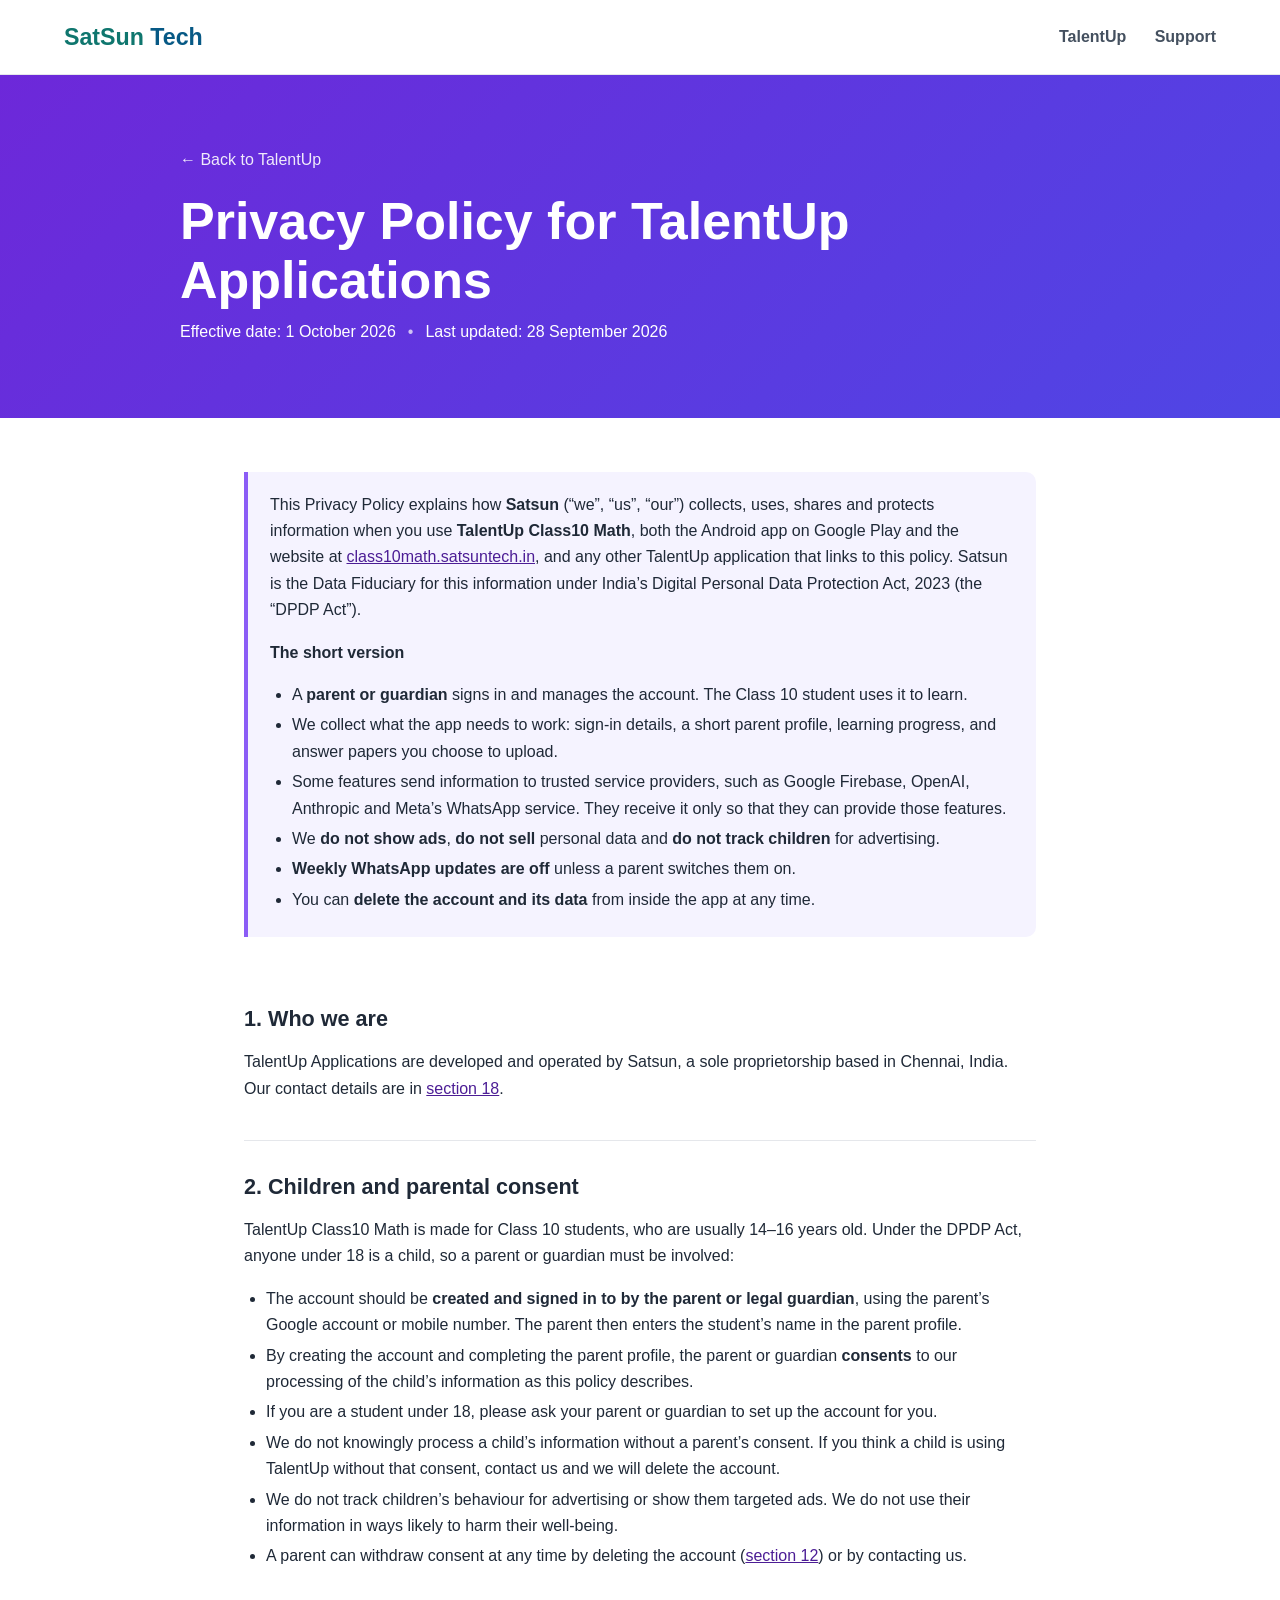
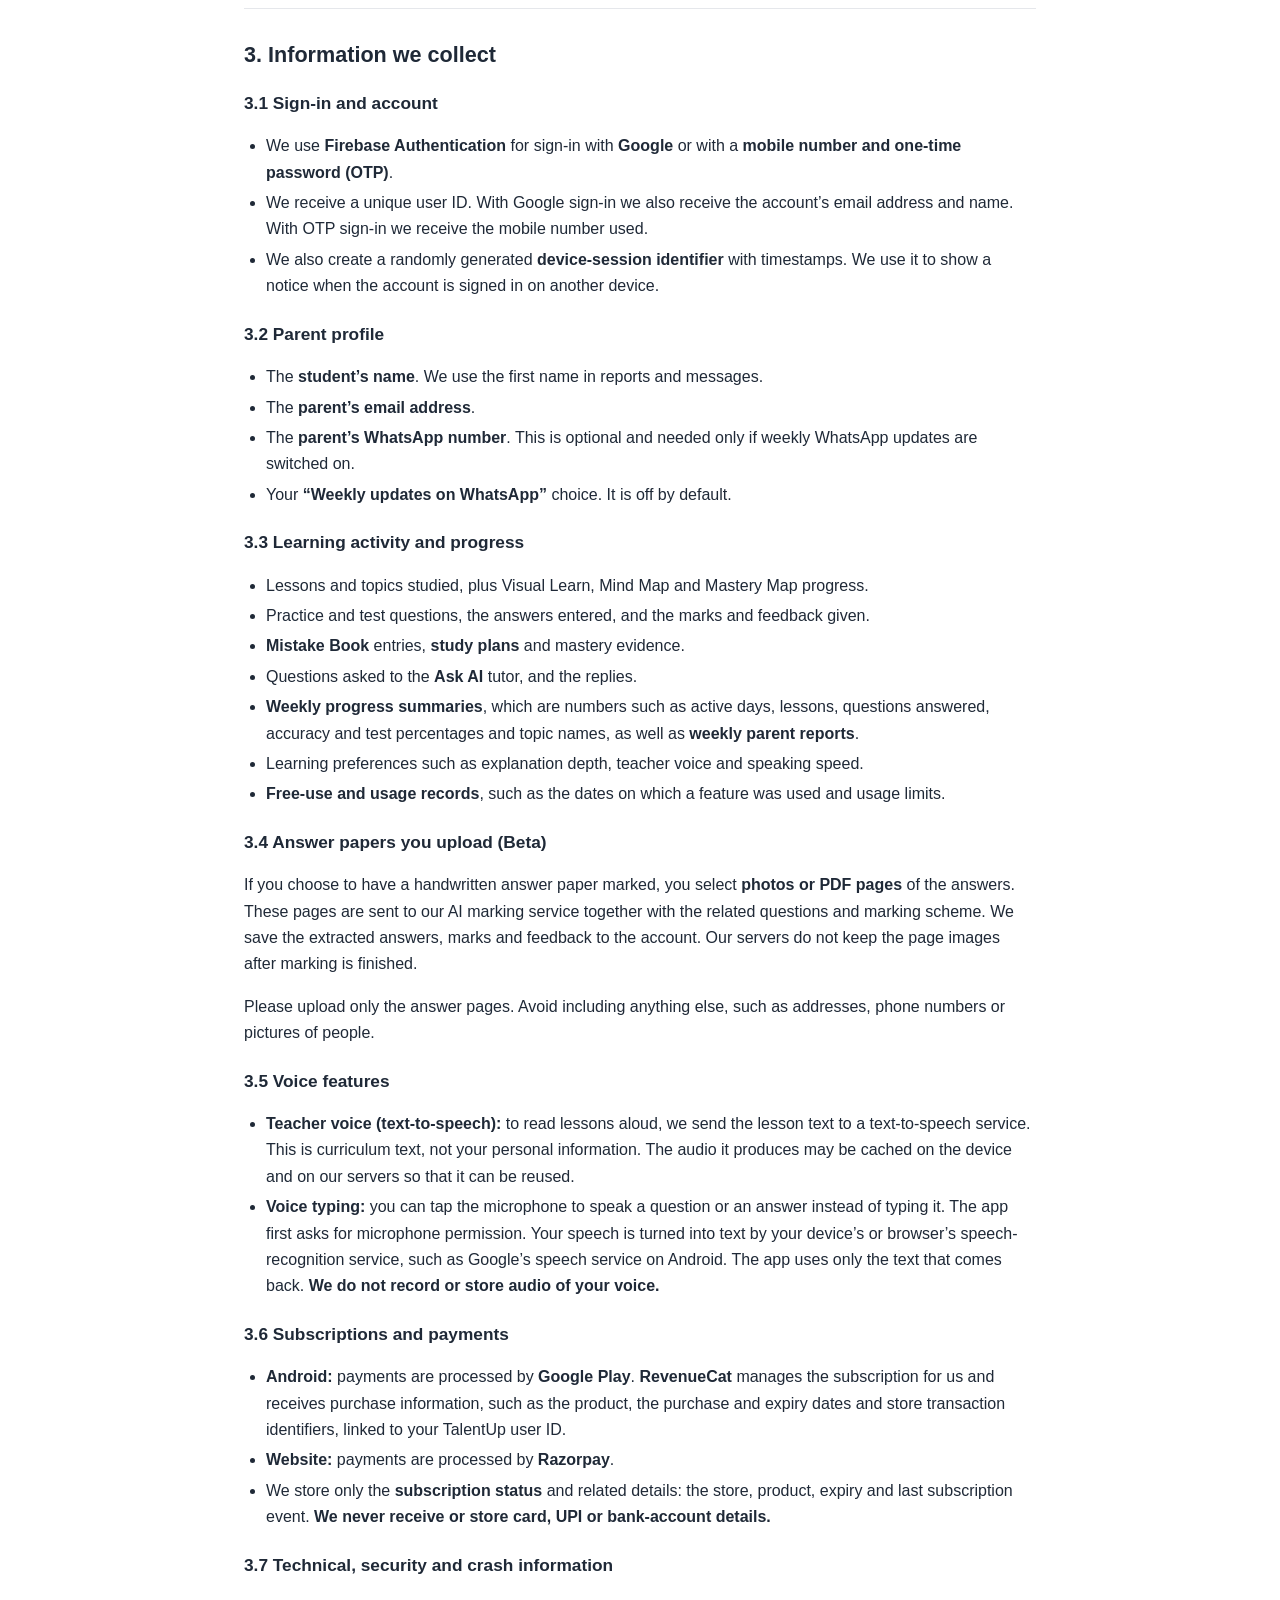
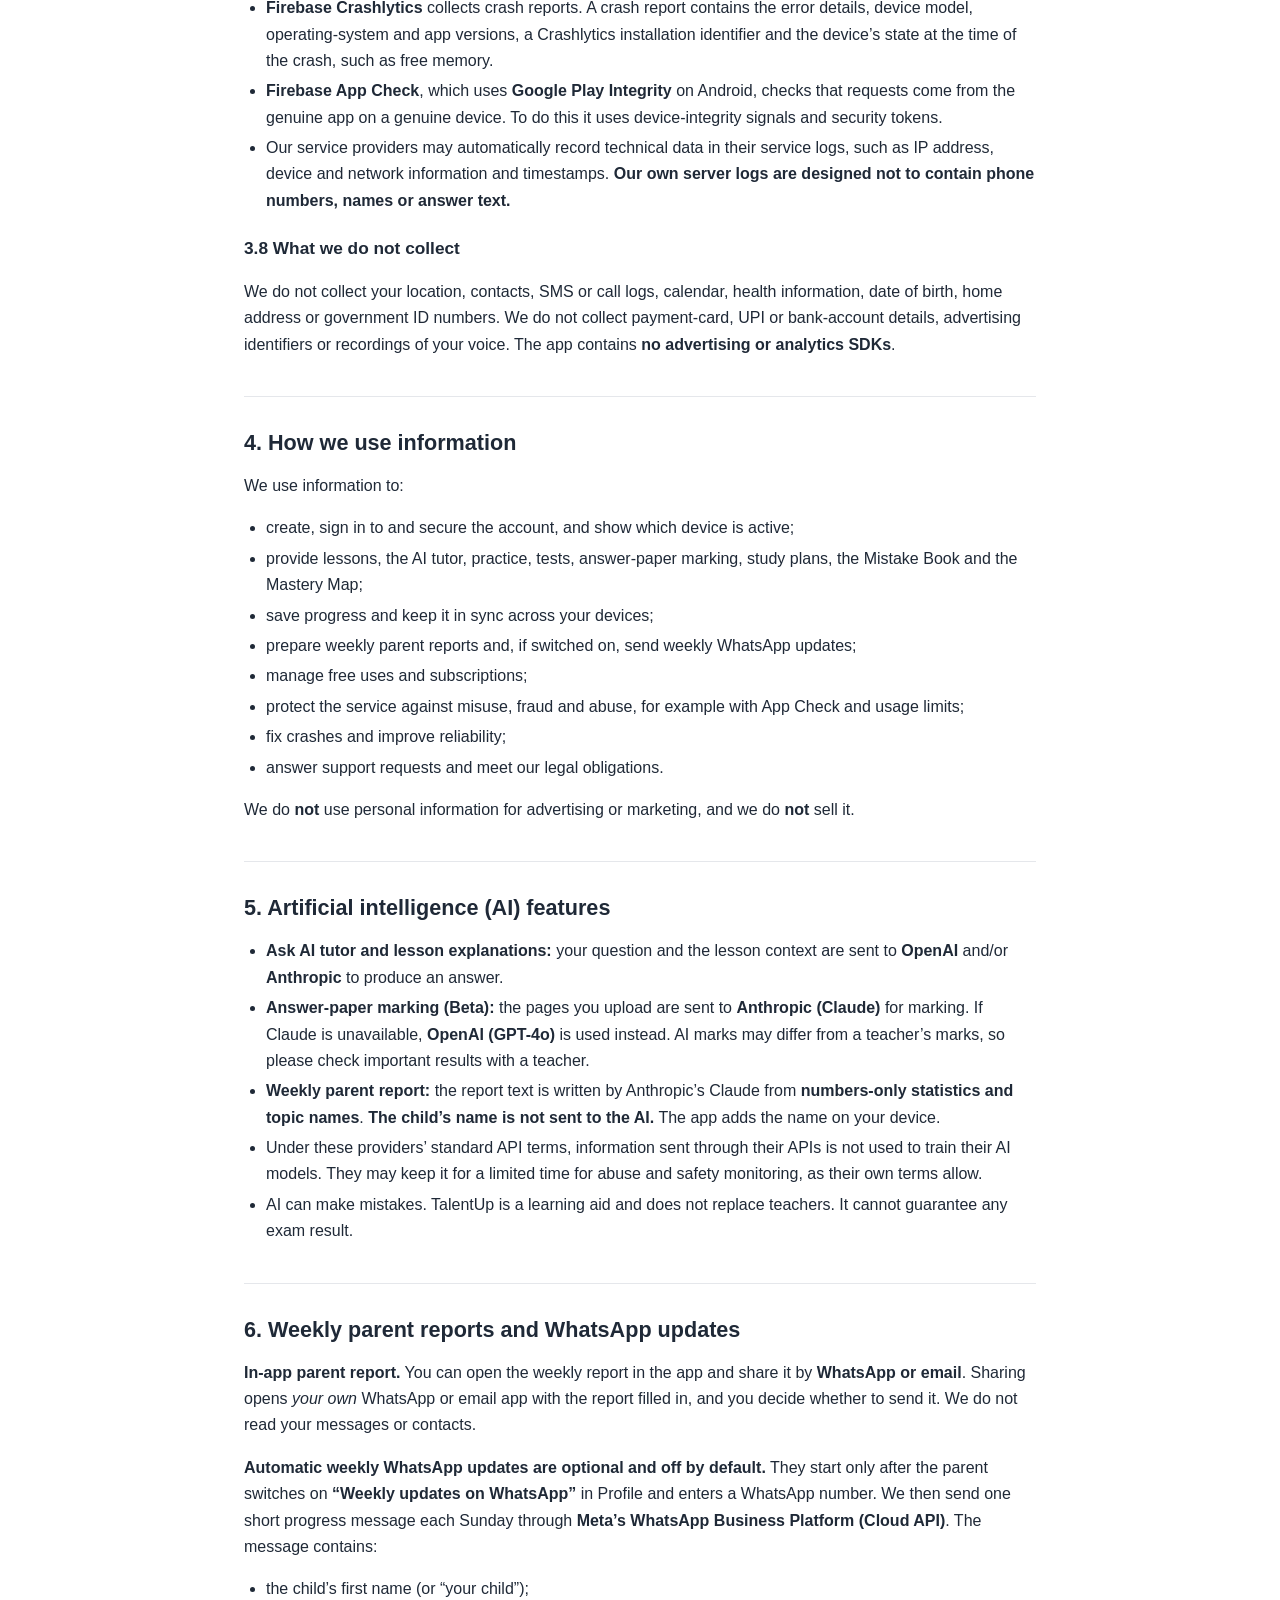
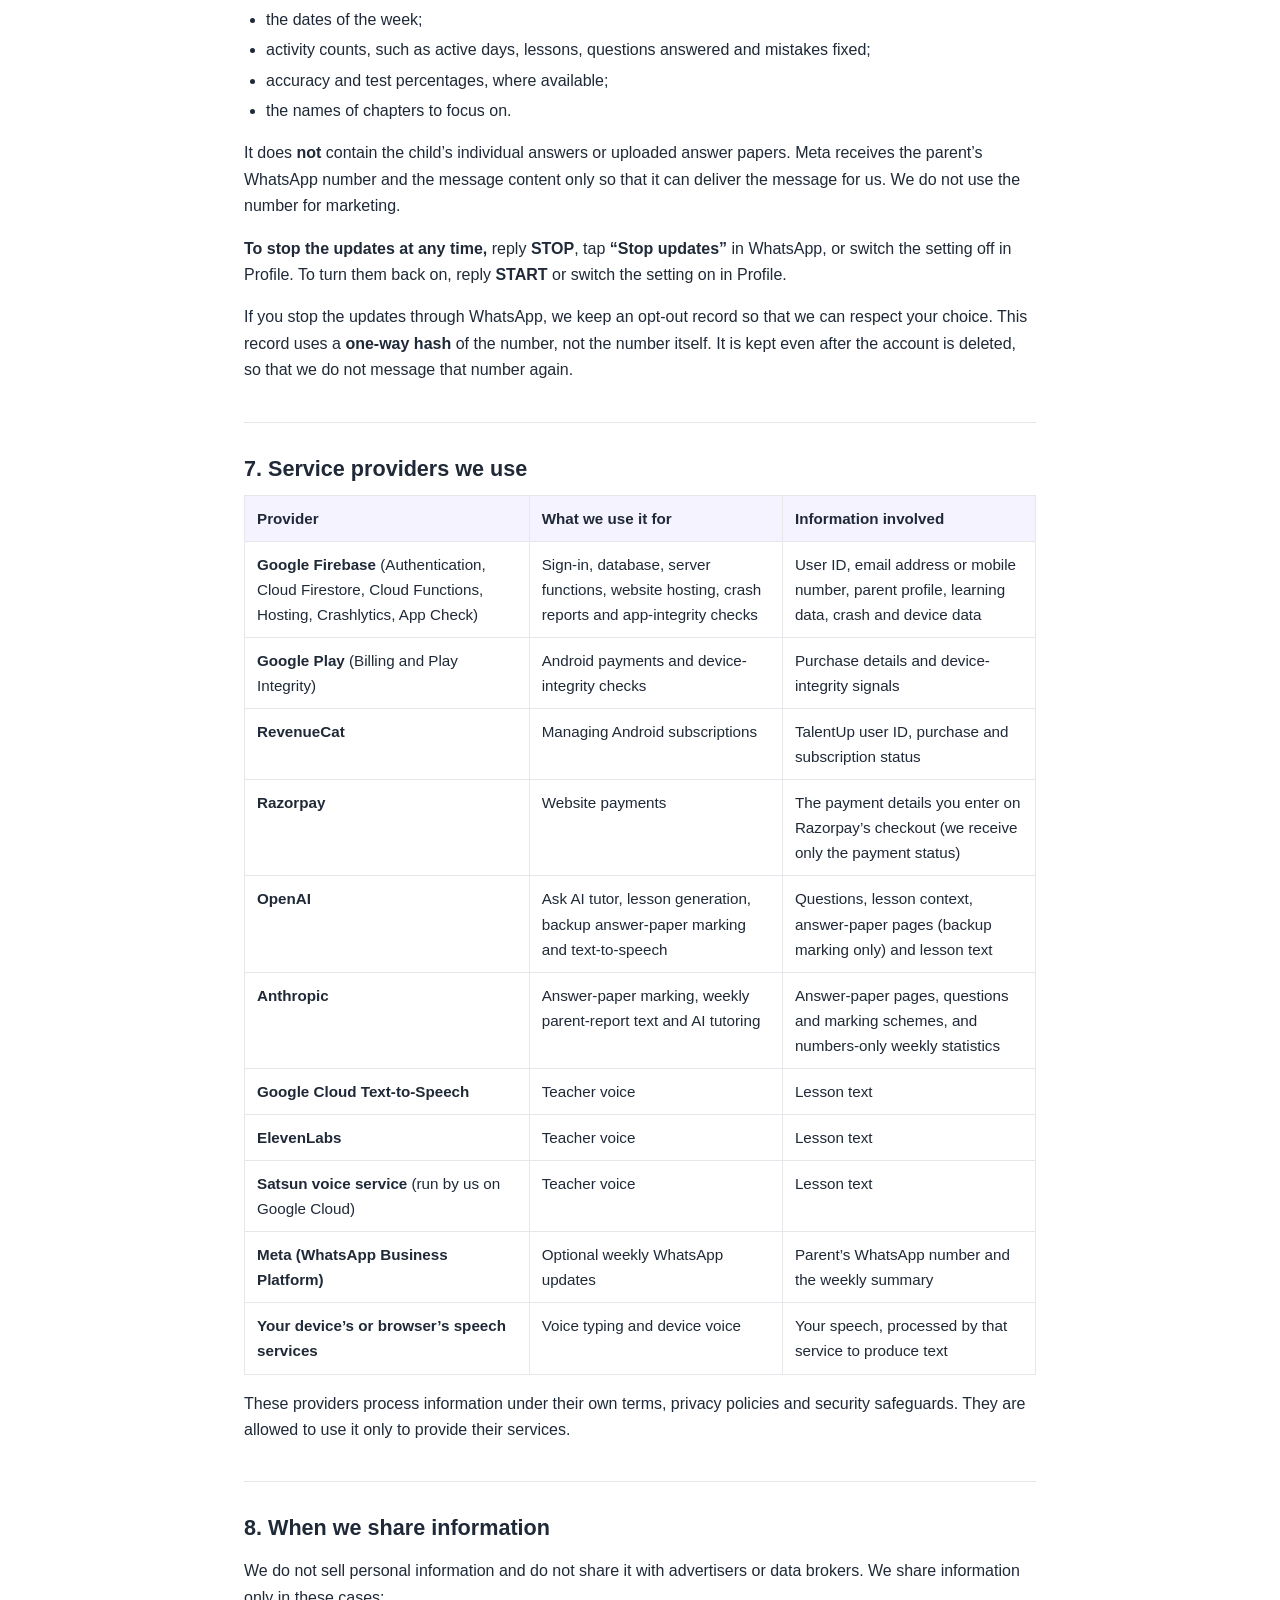
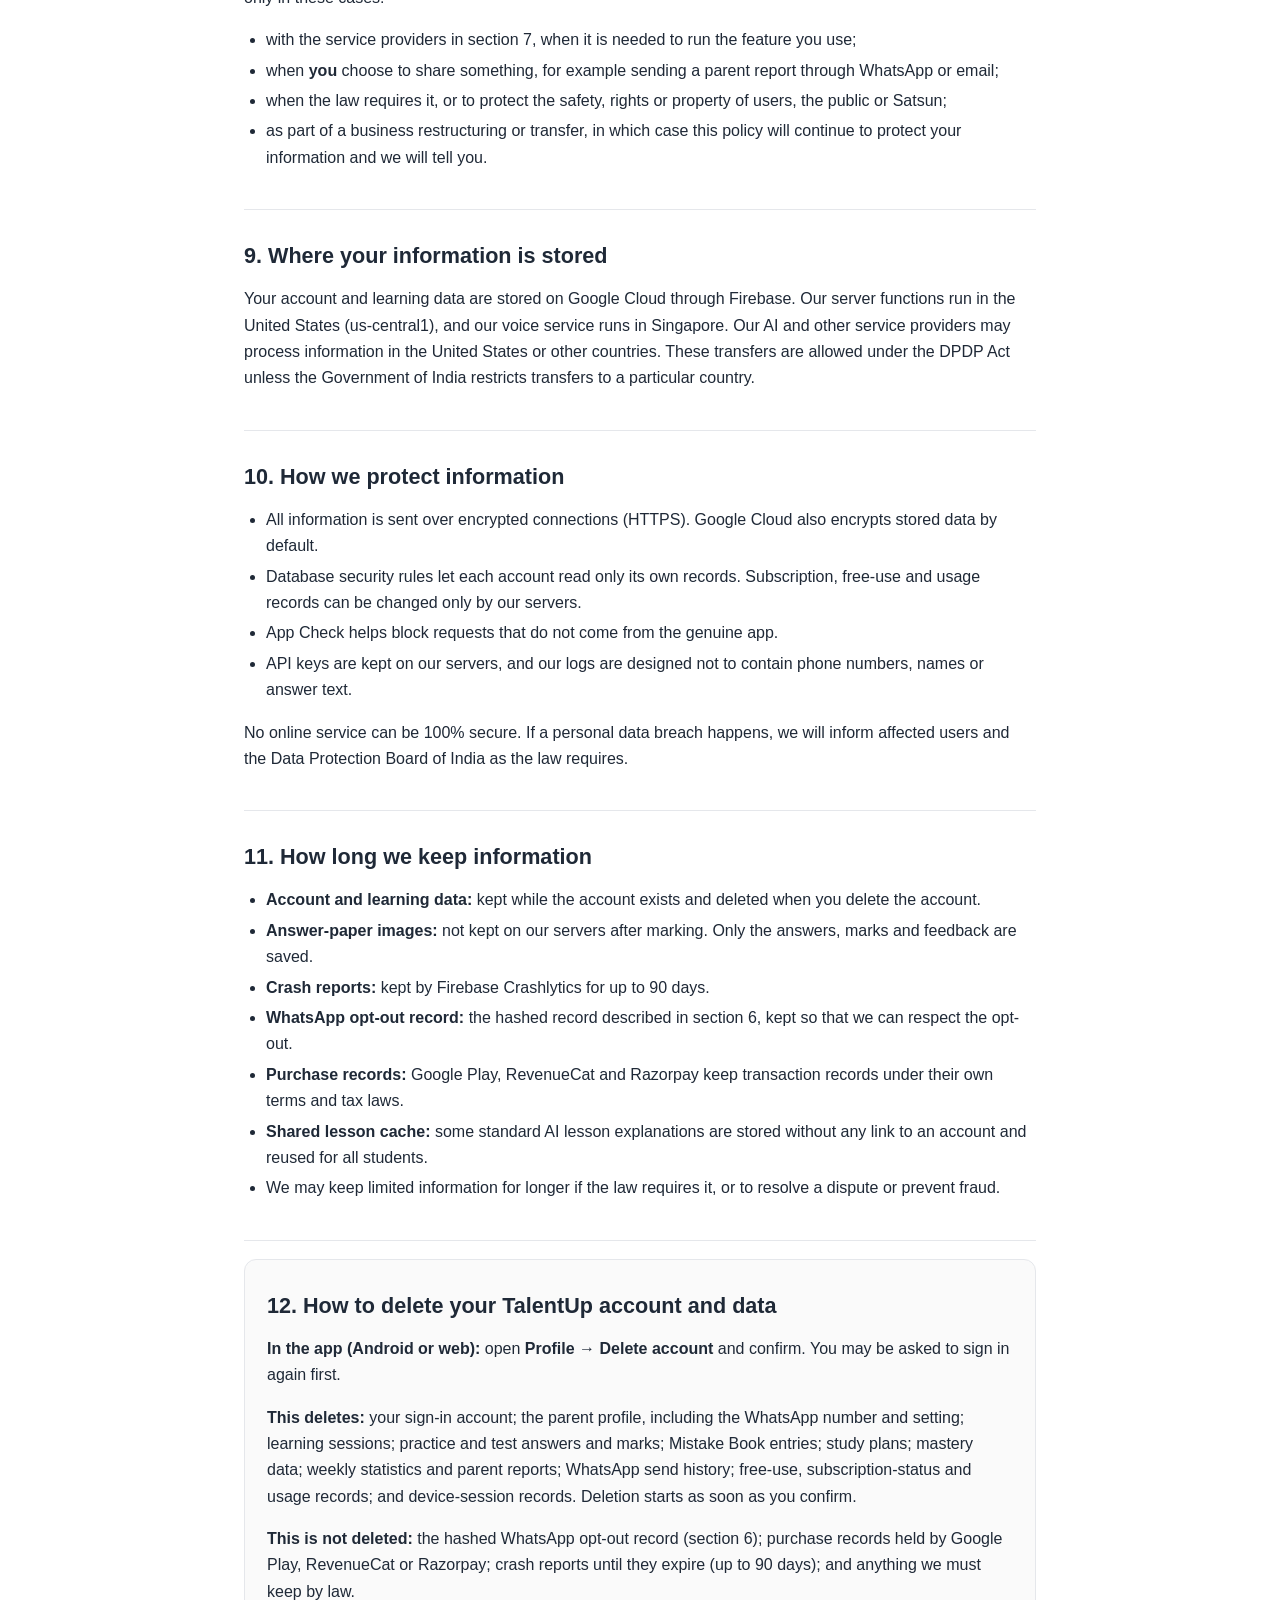
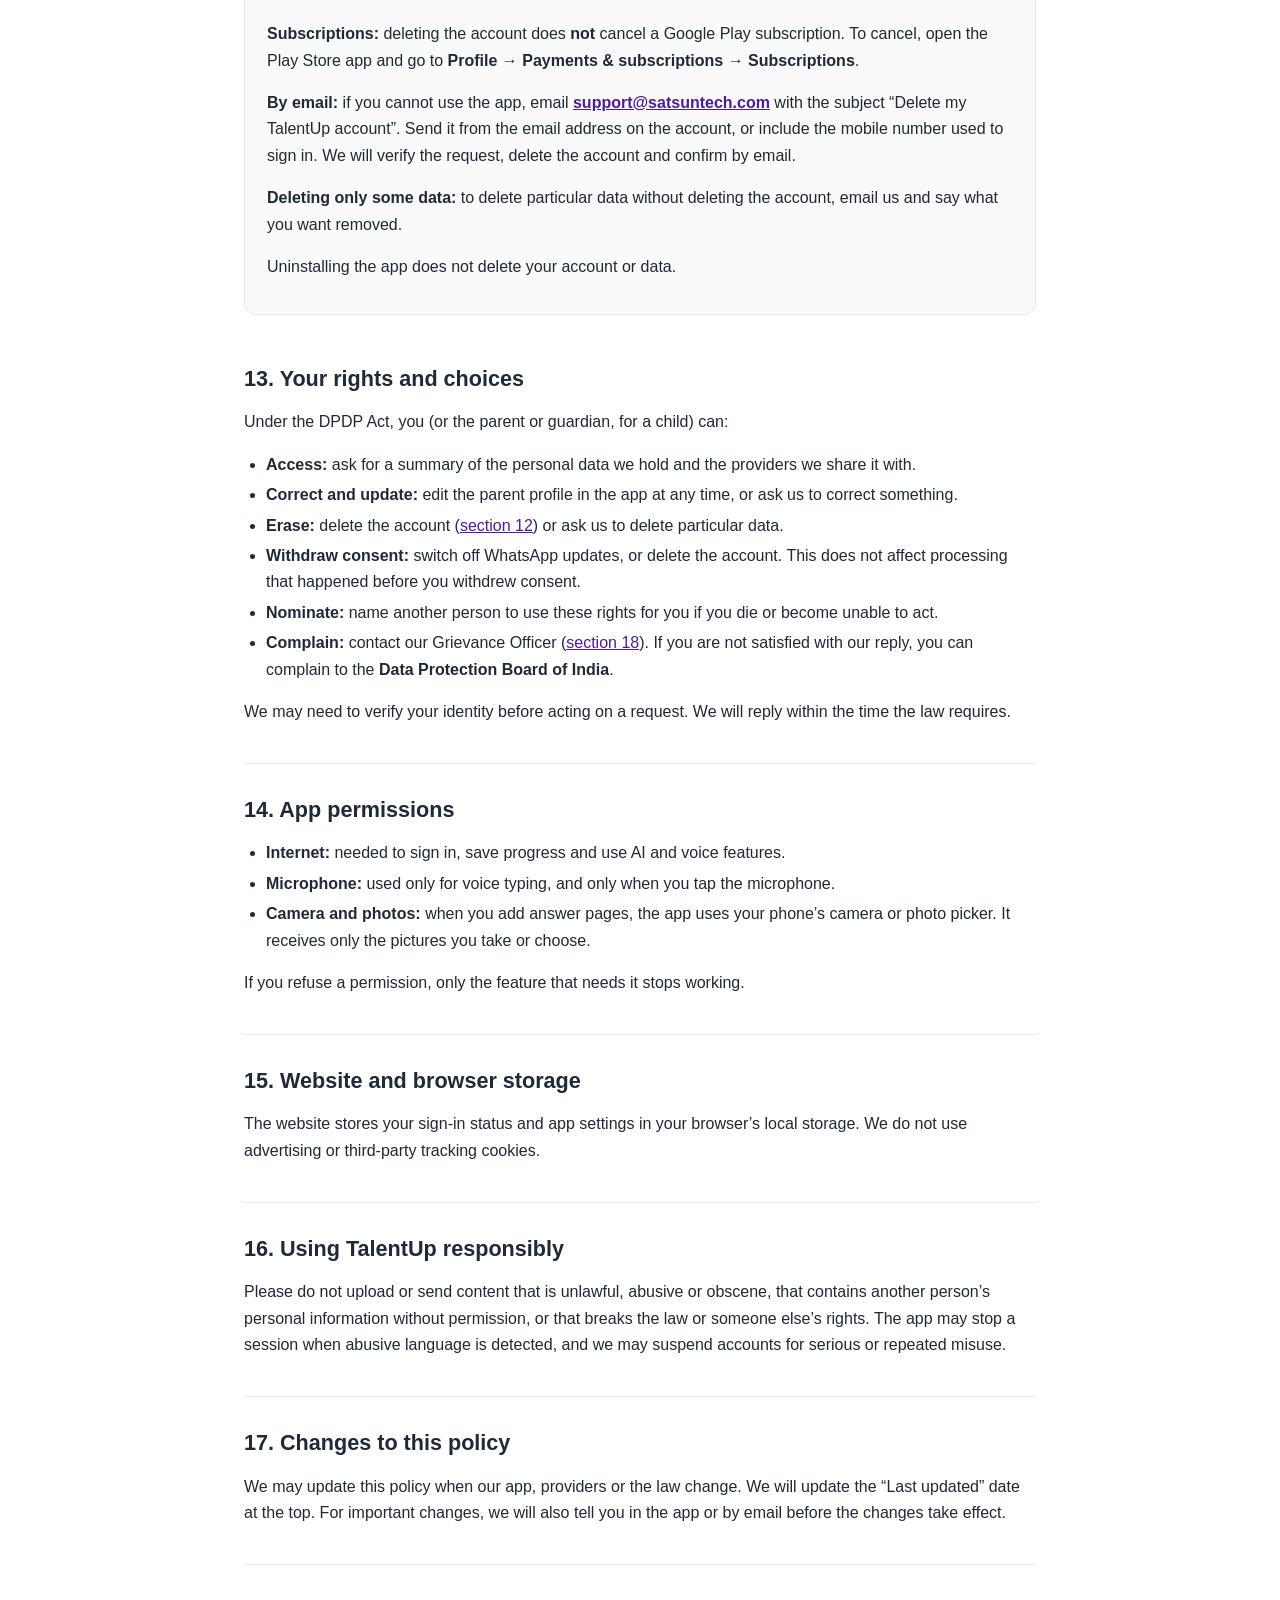
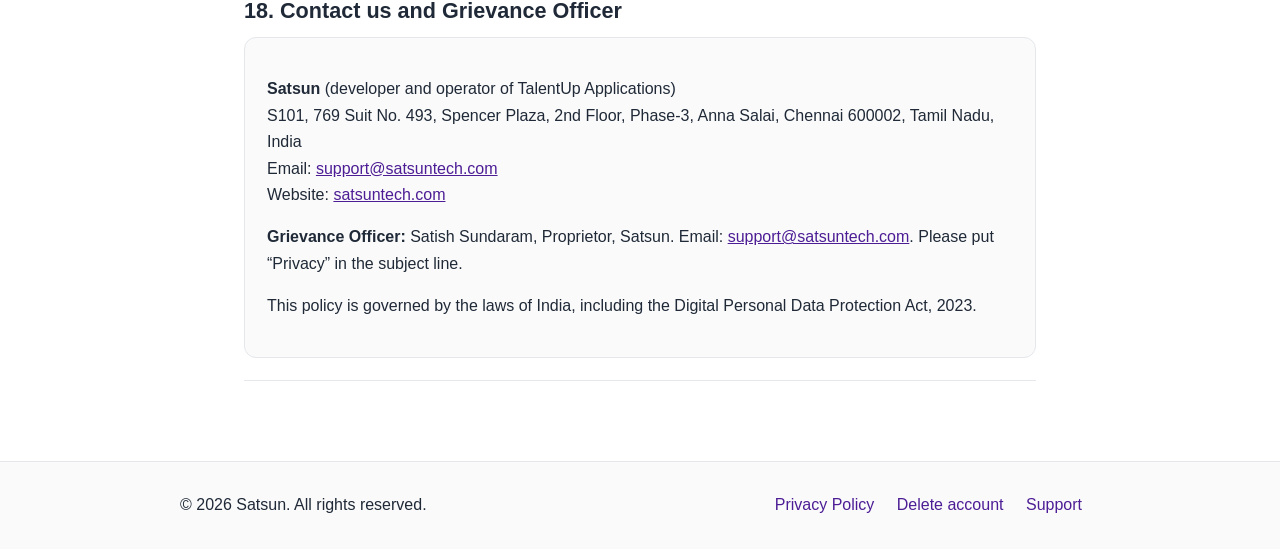
<file: PRIVACY_POLICY_FINAL.html>
<!doctype html>
<html lang="en">
<head>
  <meta charset="utf-8">
  <meta name="viewport" content="width=device-width,initial-scale=1">
  <title>Privacy Policy for TalentUp Applications | SatSun Tech</title>
  <meta name="description" content="Privacy Policy for TalentUp Class10 Math and other TalentUp educational applications operated by Satsun.">
  <style>
    :root {
      --brand: #0f766e;
      --brand-blue: #075985;
      --talent: #6d28d9;
      --talent-dark: #4c1d95;
      --ink: #1f2937;
      --muted: #5b6472;
      --line: #e5e7eb;
      --soft: #f5f3ff;
      --white: #ffffff;
    }
    * { box-sizing: border-box; }
    html { scroll-behavior: smooth; -webkit-text-size-adjust: 100%; }
    body {
      margin: 0;
      font-family: Arial, Helvetica, sans-serif;
      color: var(--ink);
      background: var(--white);
      line-height: 1.65;
      overflow-wrap: break-word;
    }
    a { color: var(--talent-dark); }
    .site-header {
      display: flex;
      align-items: center;
      justify-content: space-between;
      padding: 18px 5%;
      border-bottom: 1px solid var(--line);
      background: var(--white);
    }
    .brand { font-size: 1.45rem; font-weight: 800; text-decoration: none; color: var(--brand); }
    .brand span { color: var(--brand-blue); }
    .site-nav a { margin-left: 24px; color: #44505f; text-decoration: none; font-weight: 600; }
    .hero {
      background: linear-gradient(135deg, var(--talent), #4f46e5);
      color: var(--white);
      padding: 72px 5%;
    }
    .hero-inner, .content, .footer-inner { width: min(920px, 100%); margin: 0 auto; }
    .hero h1 { margin: 18px 0 8px; font-size: clamp(2rem, 5vw, 3.25rem); line-height: 1.15; }
    .back-link { color: var(--white); text-decoration: none; opacity: .9; }
    .meta { display: flex; flex-wrap: wrap; gap: 12px; font-size: 1rem; }
    .meta span + span::before { content: "•"; margin-right: 12px; opacity: .7; }
    .content { padding: 54px 5% 80px; }
    .notice {
      background: var(--soft);
      border-left: 4px solid #8b5cf6;
      padding: 20px 22px;
      margin: 0 0 36px;
      border-radius: 0 10px 10px 0;
    }
    .notice p:first-child { margin-top: 0; }
    .notice ul { margin-bottom: 0; }
    .content > section { padding: 6px 0 22px; border-bottom: 1px solid var(--line); }
    .content section section { padding: 0; border: 0; }
    .content h2 { font-size: 1.35rem; line-height: 1.3; margin: 26px 0 12px; scroll-margin-top: 16px; }
    .content h3 { font-size: 1.08rem; margin: 20px 0 6px; }
    .content ul { padding-left: 22px; }
    .content li { margin: 4px 0; }
    .table-wrap { width: 100%; overflow-x: auto; -webkit-overflow-scrolling: touch; margin: 12px 0; }
    table { width: 100%; border-collapse: collapse; font-size: .95rem; }
    th, td { text-align: left; vertical-align: top; padding: 10px 12px; border: 1px solid var(--line); }
    th { background: var(--soft); }
    #delete-account {
      background: #fafafa;
      border: 1px solid var(--line);
      border-radius: 12px;
      padding: 6px 22px 18px;
      margin: 18px 0;
    }
    .contact-card {
      background: #fafafa;
      border: 1px solid var(--line);
      border-radius: 12px;
      padding: 22px;
    }
    .site-footer { border-top: 1px solid var(--line); background: #fafafa; padding: 30px 5%; }
    .footer-inner { display: flex; flex-wrap: wrap; gap: 14px 28px; justify-content: space-between; }
    .footer-links a { margin-right: 18px; text-decoration: none; }
    @media (max-width: 720px) {
      .site-header, .hero, .content, .site-footer { padding-left: 16px; padding-right: 16px; }
      .site-nav { display: none; }
      .hero { padding-top: 44px; padding-bottom: 44px; }
      .content { padding-top: 30px; }
      .meta { display: block; }
      .meta span { display: block; }
      .meta span + span::before { content: ""; margin: 0; }
      #delete-account { padding: 4px 14px 14px; }
      /* Stack the provider table on small screens so nothing scrolls sideways. */
      table, thead, tbody, tr, th, td { display: block; }
      thead { display: none; }
      tr { border: 1px solid var(--line); border-radius: 10px; margin-bottom: 12px; padding: 6px 0; }
      td { border: 0; padding: 4px 12px; }
      td:first-child { font-size: 1.02rem; }
      td:nth-child(2)::before { content: "Used for: "; font-weight: 700; }
      td:nth-child(3)::before { content: "Information: "; font-weight: 700; }
    }
  </style>
</head>
<body>
  <header class="site-header">
    <a class="brand" href="../">SatSun <span>Tech</span></a>
    <nav class="site-nav">
      <a href="../">TalentUp</a>
      <a href="../support/">Support</a>
    </nav>
  </header>

  <section class="hero">
    <div class="hero-inner">
      <a class="back-link" href="../">← Back to TalentUp</a>
      <h1>Privacy Policy for TalentUp Applications</h1>
      <div class="meta">
        <span>Effective date: 1 October 2026</span>
        <span>Last updated: 28 September 2026</span>
      </div>
    </div>
  </section>

  <main class="content">
    <div class="notice">
<p>This Privacy Policy explains how <strong>Satsun</strong> (“we”, “us”, “our”) collects, uses, shares and protects information when you use <strong>TalentUp Class10 Math</strong>, both the Android app on Google Play and the website at <a href="https://class10math.satsuntech.in">class10math.satsuntech.in</a>, and any other TalentUp application that links to this policy. Satsun is the Data Fiduciary for this information under India’s Digital Personal Data Protection Act, 2023 (the “DPDP Act”).</p>
<p><strong>The short version</strong></p>
<ul>
<li>A <strong>parent or guardian</strong> signs in and manages the account. The Class 10 student uses it to learn.</li>
<li>We collect what the app needs to work: sign-in details, a short parent profile, learning progress, and answer papers you choose to upload.</li>
<li>Some features send information to trusted service providers, such as Google Firebase, OpenAI, Anthropic and Meta’s WhatsApp service. They receive it only so that they can provide those features.</li>
<li>We <strong>do not show ads</strong>, <strong>do not sell</strong> personal data and <strong>do not track children</strong> for advertising.</li>
<li><strong>Weekly WhatsApp updates are off</strong> unless a parent switches them on.</li>
<li>You can <strong>delete the account and its data</strong> from inside the app at any time.</li>
</ul>
    </div>

<section id="who-we-are" class="level2">
<h2>1. Who we are</h2>
<p>TalentUp Applications are developed and operated by Satsun, a sole proprietorship based in Chennai, India. Our contact details are in <a href="#contact">section 18</a>.</p>
</section>
<section id="children-and-parental-consent" class="level2">
<h2>2. Children and parental consent</h2>
<p>TalentUp Class10 Math is made for Class 10 students, who are usually 14–16 years old. Under the DPDP Act, anyone under 18 is a child, so a parent or guardian must be involved:</p>
<ul>
<li>The account should be <strong>created and signed in to by the parent or legal guardian</strong>, using the parent’s Google account or mobile number. The parent then enters the student’s name in the parent profile.</li>
<li>By creating the account and completing the parent profile, the parent or guardian <strong>consents</strong> to our processing of the child’s information as this policy describes.</li>
<li>If you are a student under 18, please ask your parent or guardian to set up the account for you.</li>
<li>We do not knowingly process a child’s information without a parent’s consent. If you think a child is using TalentUp without that consent, contact us and we will delete the account.</li>
<li>We do not track children’s behaviour for advertising or show them targeted ads. We do not use their information in ways likely to harm their well-being.</li>
<li>A parent can withdraw consent at any time by deleting the account (<a href="#delete-account">section 12</a>) or by contacting us.</li>
</ul>
</section>
<section id="information-we-collect" class="level2">
<h2>3. Information we collect</h2>
<section id="sign-in-and-account" class="level3">
<h3>3.1 Sign-in and account</h3>
<ul>
<li>We use <strong>Firebase Authentication</strong> for sign-in with <strong>Google</strong> or with a <strong>mobile number and one-time password (OTP)</strong>.</li>
<li>We receive a unique user ID. With Google sign-in we also receive the account’s email address and name. With OTP sign-in we receive the mobile number used.</li>
<li>We also create a randomly generated <strong>device-session identifier</strong> with timestamps. We use it to show a notice when the account is signed in on another device.</li>
</ul>
</section>
<section id="parent-profile" class="level3">
<h3>3.2 Parent profile</h3>
<ul>
<li>The <strong>student’s name</strong>. We use the first name in reports and messages.</li>
<li>The <strong>parent’s email address</strong>.</li>
<li>The <strong>parent’s WhatsApp number</strong>. This is optional and needed only if weekly WhatsApp updates are switched on.</li>
<li>Your <strong>“Weekly updates on WhatsApp”</strong> choice. It is off by default.</li>
</ul>
</section>
<section id="learning-activity-and-progress" class="level3">
<h3>3.3 Learning activity and progress</h3>
<ul>
<li>Lessons and topics studied, plus Visual Learn, Mind Map and Mastery Map progress.</li>
<li>Practice and test questions, the answers entered, and the marks and feedback given.</li>
<li><strong>Mistake Book</strong> entries, <strong>study plans</strong> and mastery evidence.</li>
<li>Questions asked to the <strong>Ask AI</strong> tutor, and the replies.</li>
<li><strong>Weekly progress summaries</strong>, which are numbers such as active days, lessons, questions answered, accuracy and test percentages and topic names, as well as <strong>weekly parent reports</strong>.</li>
<li>Learning preferences such as explanation depth, teacher voice and speaking speed.</li>
<li><strong>Free-use and usage records</strong>, such as the dates on which a feature was used and usage limits.</li>
</ul>
</section>
<section id="answer-papers-you-upload-beta" class="level3">
<h3>3.4 Answer papers you upload (Beta)</h3>
<p>If you choose to have a handwritten answer paper marked, you select <strong>photos or PDF pages</strong> of the answers. These pages are sent to our AI marking service together with the related questions and marking scheme. We save the extracted answers, marks and feedback to the account. Our servers do not keep the page images after marking is finished.</p>
<p>Please upload only the answer pages. Avoid including anything else, such as addresses, phone numbers or pictures of people.</p>
</section>
<section id="voice-features" class="level3">
<h3>3.5 Voice features</h3>
<ul>
<li><strong>Teacher voice (text-to-speech):</strong> to read lessons aloud, we send the lesson text to a text-to-speech service. This is curriculum text, not your personal information. The audio it produces may be cached on the device and on our servers so that it can be reused.</li>
<li><strong>Voice typing:</strong> you can tap the microphone to speak a question or an answer instead of typing it. The app first asks for microphone permission. Your speech is turned into text by your device’s or browser’s speech-recognition service, such as Google’s speech service on Android. The app uses only the text that comes back. <strong>We do not record or store audio of your voice.</strong></li>
</ul>
</section>
<section id="subscriptions-and-payments" class="level3">
<h3>3.6 Subscriptions and payments</h3>
<ul>
<li><strong>Android:</strong> payments are processed by <strong>Google Play</strong>. <strong>RevenueCat</strong> manages the subscription for us and receives purchase information, such as the product, the purchase and expiry dates and store transaction identifiers, linked to your TalentUp user ID.</li>
<li><strong>Website:</strong> payments are processed by <strong>Razorpay</strong>.</li>
<li>We store only the <strong>subscription status</strong> and related details: the store, product, expiry and last subscription event. <strong>We never receive or store card, UPI or bank-account details.</strong></li>
</ul>
</section>
<section id="technical-security-and-crash-information" class="level3">
<h3>3.7 Technical, security and crash information</h3>
<ul>
<li><strong>Firebase Crashlytics</strong> collects crash reports. A crash report contains the error details, device model, operating-system and app versions, a Crashlytics installation identifier and the device’s state at the time of the crash, such as free memory.</li>
<li><strong>Firebase App Check</strong>, which uses <strong>Google Play Integrity</strong> on Android, checks that requests come from the genuine app on a genuine device. To do this it uses device-integrity signals and security tokens.</li>
<li>Our service providers may automatically record technical data in their service logs, such as IP address, device and network information and timestamps. <strong>Our own server logs are designed not to contain phone numbers, names or answer text.</strong></li>
</ul>
</section>
<section id="what-we-do-not-collect" class="level3">
<h3>3.8 What we do not collect</h3>
<p>We do not collect your location, contacts, SMS or call logs, calendar, health information, date of birth, home address or government ID numbers. We do not collect payment-card, UPI or bank-account details, advertising identifiers or recordings of your voice. The app contains <strong>no advertising or analytics SDKs</strong>.</p>
</section>
</section>
<section id="how-we-use-information" class="level2">
<h2>4. How we use information</h2>
<p>We use information to:</p>
<ul>
<li>create, sign in to and secure the account, and show which device is active;</li>
<li>provide lessons, the AI tutor, practice, tests, answer-paper marking, study plans, the Mistake Book and the Mastery Map;</li>
<li>save progress and keep it in sync across your devices;</li>
<li>prepare weekly parent reports and, if switched on, send weekly WhatsApp updates;</li>
<li>manage free uses and subscriptions;</li>
<li>protect the service against misuse, fraud and abuse, for example with App Check and usage limits;</li>
<li>fix crashes and improve reliability;</li>
<li>answer support requests and meet our legal obligations.</li>
</ul>
<p>We do <strong>not</strong> use personal information for advertising or marketing, and we do <strong>not</strong> sell it.</p>
</section>
<section id="artificial-intelligence-ai-features" class="level2">
<h2>5. Artificial intelligence (AI) features</h2>
<ul>
<li><strong>Ask AI tutor and lesson explanations:</strong> your question and the lesson context are sent to <strong>OpenAI</strong> and/or <strong>Anthropic</strong> to produce an answer.</li>
<li><strong>Answer-paper marking (Beta):</strong> the pages you upload are sent to <strong>Anthropic (Claude)</strong> for marking. If Claude is unavailable, <strong>OpenAI (GPT-4o)</strong> is used instead. AI marks may differ from a teacher’s marks, so please check important results with a teacher.</li>
<li><strong>Weekly parent report:</strong> the report text is written by Anthropic’s Claude from <strong>numbers-only statistics and topic names</strong>. <strong>The child’s name is not sent to the AI.</strong> The app adds the name on your device.</li>
<li>Under these providers’ standard API terms, information sent through their APIs is not used to train their AI models. They may keep it for a limited time for abuse and safety monitoring, as their own terms allow.</li>
<li>AI can make mistakes. TalentUp is a learning aid and does not replace teachers. It cannot guarantee any exam result.</li>
</ul>
</section>
<section id="weekly-parent-reports-and-whatsapp-updates" class="level2">
<h2>6. Weekly parent reports and WhatsApp updates</h2>
<p><strong>In-app parent report.</strong> You can open the weekly report in the app and share it by <strong>WhatsApp or email</strong>. Sharing opens <em>your own</em> WhatsApp or email app with the report filled in, and you decide whether to send it. We do not read your messages or contacts.</p>
<p><strong>Automatic weekly WhatsApp updates are optional and off by default.</strong> They start only after the parent switches on <strong>“Weekly updates on WhatsApp”</strong> in Profile and enters a WhatsApp number. We then send one short progress message each Sunday through <strong>Meta’s WhatsApp Business Platform (Cloud API)</strong>. The message contains:</p>
<ul>
<li>the child’s first name (or “your child”);</li>
<li>the dates of the week;</li>
<li>activity counts, such as active days, lessons, questions answered and mistakes fixed;</li>
<li>accuracy and test percentages, where available;</li>
<li>the names of chapters to focus on.</li>
</ul>
<p>It does <strong>not</strong> contain the child’s individual answers or uploaded answer papers. Meta receives the parent’s WhatsApp number and the message content only so that it can deliver the message for us. We do not use the number for marketing.</p>
<p><strong>To stop the updates at any time,</strong> reply <strong>STOP</strong>, tap <strong>“Stop updates”</strong> in WhatsApp, or switch the setting off in Profile. To turn them back on, reply <strong>START</strong> or switch the setting on in Profile.</p>
<p>If you stop the updates through WhatsApp, we keep an opt-out record so that we can respect your choice. This record uses a <strong>one-way hash</strong> of the number, not the number itself. It is kept even after the account is deleted, so that we do not message that number again.</p>
</section>
<section id="service-providers-we-use" class="level2">
<h2>7. Service providers we use</h2>
<div class="table-wrap"><table>
<thead>
<tr class="header">
<th>Provider</th>
<th>What we use it for</th>
<th>Information involved</th>
</tr>
</thead>
<tbody>
<tr class="odd">
<td><strong>Google Firebase</strong> (Authentication, Cloud Firestore, Cloud Functions, Hosting, Crashlytics, App Check)</td>
<td>Sign-in, database, server functions, website hosting, crash reports and app-integrity checks</td>
<td>User ID, email address or mobile number, parent profile, learning data, crash and device data</td>
</tr>
<tr class="even">
<td><strong>Google Play</strong> (Billing and Play Integrity)</td>
<td>Android payments and device-integrity checks</td>
<td>Purchase details and device-integrity signals</td>
</tr>
<tr class="odd">
<td><strong>RevenueCat</strong></td>
<td>Managing Android subscriptions</td>
<td>TalentUp user ID, purchase and subscription status</td>
</tr>
<tr class="even">
<td><strong>Razorpay</strong></td>
<td>Website payments</td>
<td>The payment details you enter on Razorpay’s checkout (we receive only the payment status)</td>
</tr>
<tr class="odd">
<td><strong>OpenAI</strong></td>
<td>Ask AI tutor, lesson generation, backup answer-paper marking and text-to-speech</td>
<td>Questions, lesson context, answer-paper pages (backup marking only) and lesson text</td>
</tr>
<tr class="even">
<td><strong>Anthropic</strong></td>
<td>Answer-paper marking, weekly parent-report text and AI tutoring</td>
<td>Answer-paper pages, questions and marking schemes, and numbers-only weekly statistics</td>
</tr>
<tr class="odd">
<td><strong>Google Cloud Text-to-Speech</strong></td>
<td>Teacher voice</td>
<td>Lesson text</td>
</tr>
<tr class="even">
<td><strong>ElevenLabs</strong></td>
<td>Teacher voice</td>
<td>Lesson text</td>
</tr>
<tr class="odd">
<td><strong>Satsun voice service</strong> (run by us on Google Cloud)</td>
<td>Teacher voice</td>
<td>Lesson text</td>
</tr>
<tr class="even">
<td><strong>Meta (WhatsApp Business Platform)</strong></td>
<td>Optional weekly WhatsApp updates</td>
<td>Parent’s WhatsApp number and the weekly summary</td>
</tr>
<tr class="odd">
<td><strong>Your device’s or browser’s speech services</strong></td>
<td>Voice typing and device voice</td>
<td>Your speech, processed by that service to produce text</td>
</tr>
</tbody>
</table></div>
<p>These providers process information under their own terms, privacy policies and security safeguards. They are allowed to use it only to provide their services.</p>
</section>
<section id="when-we-share-information" class="level2">
<h2>8. When we share information</h2>
<p>We do not sell personal information and do not share it with advertisers or data brokers. We share information only in these cases:</p>
<ul>
<li>with the service providers in section 7, when it is needed to run the feature you use;</li>
<li>when <strong>you</strong> choose to share something, for example sending a parent report through WhatsApp or email;</li>
<li>when the law requires it, or to protect the safety, rights or property of users, the public or Satsun;</li>
<li>as part of a business restructuring or transfer, in which case this policy will continue to protect your information and we will tell you.</li>
</ul>
</section>
<section id="where-your-information-is-stored" class="level2">
<h2>9. Where your information is stored</h2>
<p>Your account and learning data are stored on Google Cloud through Firebase. Our server functions run in the United States (us-central1), and our voice service runs in Singapore. Our AI and other service providers may process information in the United States or other countries. These transfers are allowed under the DPDP Act unless the Government of India restricts transfers to a particular country.</p>
</section>
<section id="how-we-protect-information" class="level2">
<h2>10. How we protect information</h2>
<ul>
<li>All information is sent over encrypted connections (HTTPS). Google Cloud also encrypts stored data by default.</li>
<li>Database security rules let each account read only its own records. Subscription, free-use and usage records can be changed only by our servers.</li>
<li>App Check helps block requests that do not come from the genuine app.</li>
<li>API keys are kept on our servers, and our logs are designed not to contain phone numbers, names or answer text.</li>
</ul>
<p>No online service can be 100% secure. If a personal data breach happens, we will inform affected users and the Data Protection Board of India as the law requires.</p>
</section>
<section id="how-long-we-keep-information" class="level2">
<h2>11. How long we keep information</h2>
<ul>
<li><strong>Account and learning data:</strong> kept while the account exists and deleted when you delete the account.</li>
<li><strong>Answer-paper images:</strong> not kept on our servers after marking. Only the answers, marks and feedback are saved.</li>
<li><strong>Crash reports:</strong> kept by Firebase Crashlytics for up to 90 days.</li>
<li><strong>WhatsApp opt-out record:</strong> the hashed record described in section 6, kept so that we can respect the opt-out.</li>
<li><strong>Purchase records:</strong> Google Play, RevenueCat and Razorpay keep transaction records under their own terms and tax laws.</li>
<li><strong>Shared lesson cache:</strong> some standard AI lesson explanations are stored without any link to an account and reused for all students.</li>
<li>We may keep limited information for longer if the law requires it, or to resolve a dispute or prevent fraud.</li>
</ul>
</section>
<section id="delete-account" class="level2">
<h2>12. How to delete your TalentUp account and data</h2>
<p><strong>In the app (Android or web):</strong> open <strong>Profile → Delete account</strong> and confirm. You may be asked to sign in again first.</p>
<p><strong>This deletes:</strong> your sign-in account; the parent profile, including the WhatsApp number and setting; learning sessions; practice and test answers and marks; Mistake Book entries; study plans; mastery data; weekly statistics and parent reports; WhatsApp send history; free-use, subscription-status and usage records; and device-session records. Deletion starts as soon as you confirm.</p>
<p><strong>This is not deleted:</strong> the hashed WhatsApp opt-out record (section 6); purchase records held by Google Play, RevenueCat or Razorpay; crash reports until they expire (up to 90 days); and anything we must keep by law.</p>
<p><strong>Subscriptions:</strong> deleting the account does <strong>not</strong> cancel a Google Play subscription. To cancel, open the Play Store app and go to <strong>Profile → Payments &amp; subscriptions → Subscriptions</strong>.</p>
<p><strong>By email:</strong> if you cannot use the app, email <strong><a href="mailto:support@satsuntech.com">support@satsuntech.com</a></strong> with the subject “Delete my TalentUp account”. Send it from the email address on the account, or include the mobile number used to sign in. We will verify the request, delete the account and confirm by email.</p>
<p><strong>Deleting only some data:</strong> to delete particular data without deleting the account, email us and say what you want removed.</p>
<p>Uninstalling the app does not delete your account or data.</p>
</section>
<section id="your-rights-and-choices" class="level2">
<h2>13. Your rights and choices</h2>
<p>Under the DPDP Act, you (or the parent or guardian, for a child) can:</p>
<ul>
<li><strong>Access:</strong> ask for a summary of the personal data we hold and the providers we share it with.</li>
<li><strong>Correct and update:</strong> edit the parent profile in the app at any time, or ask us to correct something.</li>
<li><strong>Erase:</strong> delete the account (<a href="#delete-account">section 12</a>) or ask us to delete particular data.</li>
<li><strong>Withdraw consent:</strong> switch off WhatsApp updates, or delete the account. This does not affect processing that happened before you withdrew consent.</li>
<li><strong>Nominate:</strong> name another person to use these rights for you if you die or become unable to act.</li>
<li><strong>Complain:</strong> contact our Grievance Officer (<a href="#contact">section 18</a>). If you are not satisfied with our reply, you can complain to the <strong>Data Protection Board of India</strong>.</li>
</ul>
<p>We may need to verify your identity before acting on a request. We will reply within the time the law requires.</p>
</section>
<section id="app-permissions" class="level2">
<h2>14. App permissions</h2>
<ul>
<li><strong>Internet:</strong> needed to sign in, save progress and use AI and voice features.</li>
<li><strong>Microphone:</strong> used only for voice typing, and only when you tap the microphone.</li>
<li><strong>Camera and photos:</strong> when you add answer pages, the app uses your phone’s camera or photo picker. It receives only the pictures you take or choose.</li>
</ul>
<p>If you refuse a permission, only the feature that needs it stops working.</p>
</section>
<section id="website-and-browser-storage" class="level2">
<h2>15. Website and browser storage</h2>
<p>The website stores your sign-in status and app settings in your browser’s local storage. We do not use advertising or third-party tracking cookies.</p>
</section>
<section id="using-talentup-responsibly" class="level2">
<h2>16. Using TalentUp responsibly</h2>
<p>Please do not upload or send content that is unlawful, abusive or obscene, that contains another person’s personal information without permission, or that breaks the law or someone else’s rights. The app may stop a session when abusive language is detected, and we may suspend accounts for serious or repeated misuse.</p>
</section>
<section id="changes-to-this-policy" class="level2">
<h2>17. Changes to this policy</h2>
<p>We may update this policy when our app, providers or the law change. We will update the “Last updated” date at the top. For important changes, we will also tell you in the app or by email before the changes take effect.</p>
</section>
<section id="contact" class="level2">
<h2>18. Contact us and Grievance Officer</h2>
<div class="contact-card">
<p><strong>Satsun</strong> (developer and operator of TalentUp Applications)<br />
S101, 769 Suit No. 493, Spencer Plaza, 2nd Floor, Phase-3, Anna Salai, Chennai 600002, Tamil Nadu, India<br />
Email: <a href="mailto:support@satsuntech.com">support@satsuntech.com</a><br />
Website: <a href="https://satsuntech.com">satsuntech.com</a></p>
<p><strong>Grievance Officer:</strong> Satish Sundaram, Proprietor, Satsun. Email: <a href="mailto:support@satsuntech.com">support@satsuntech.com</a>. Please put “Privacy” in the subject line.</p>
<p>This policy is governed by the laws of India, including the Digital Personal Data Protection Act, 2023.</p>
</div>
</section>
  </main>

  <footer class="site-footer">
    <div class="footer-inner">
      <div>© 2026 Satsun. All rights reserved.</div>
      <div class="footer-links">
        <a href="../privacy-policy/">Privacy Policy</a>
        <a href="../privacy-policy/#delete-account">Delete account</a>
        <a href="../support/">Support</a>
      </div>
    </div>
  </footer>
</body>
</html>
</file>
